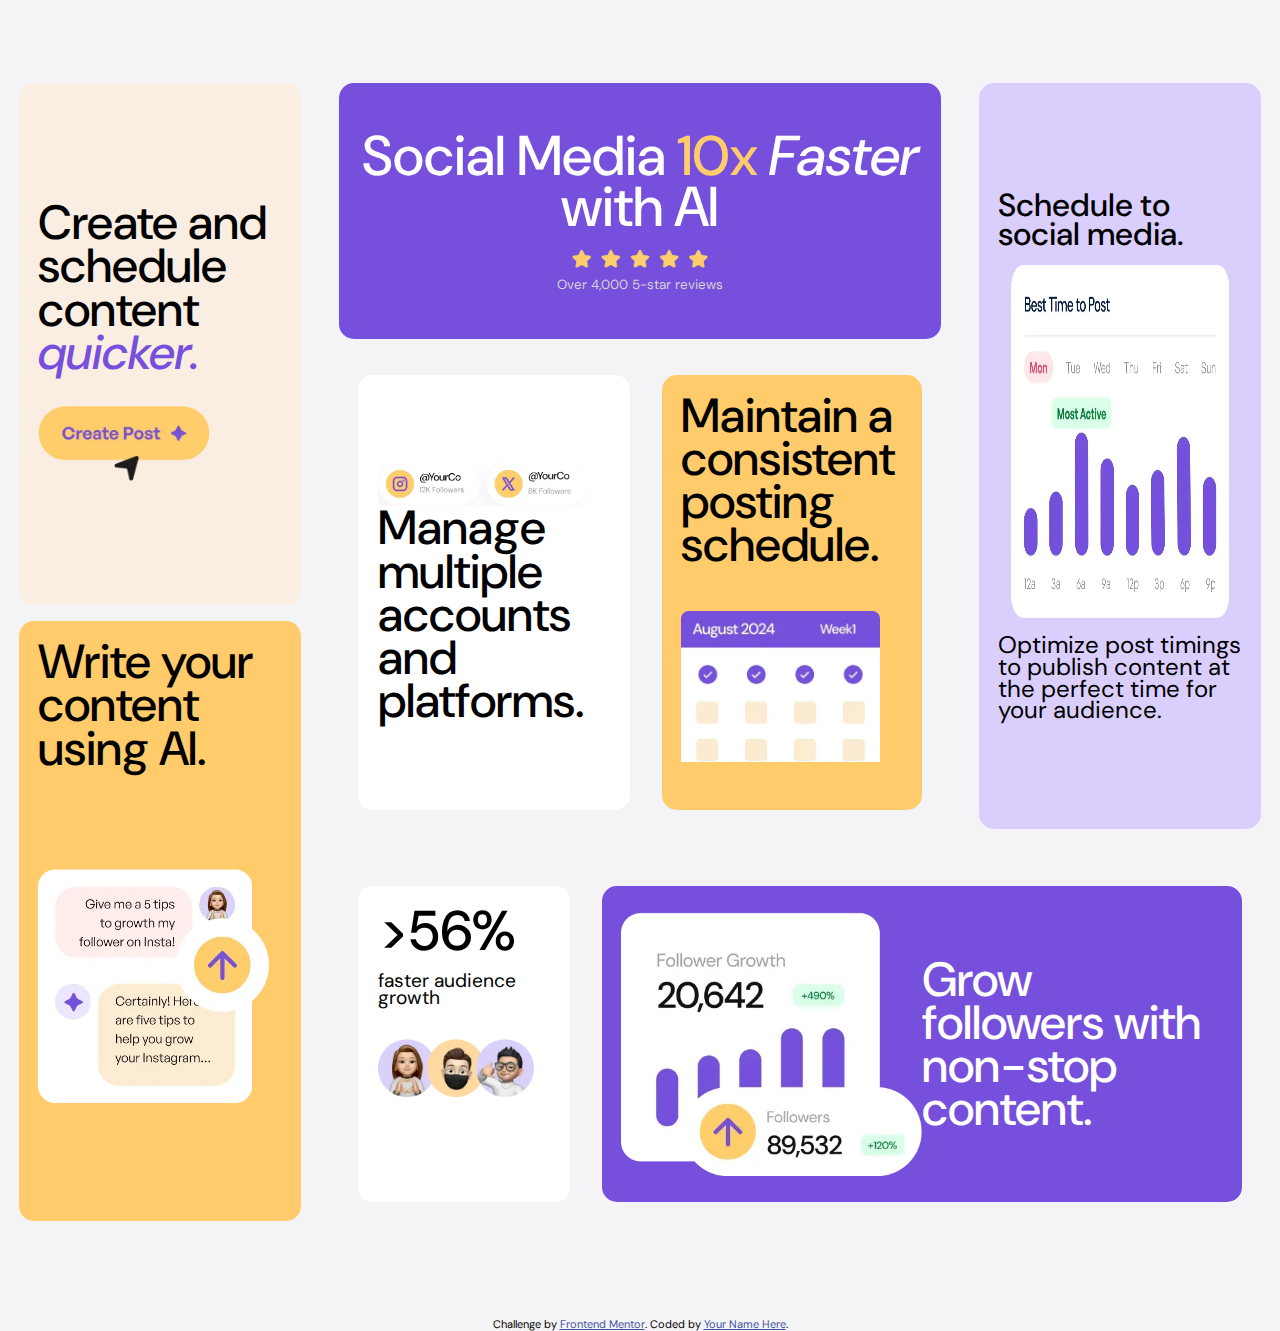
<file: Bento Grid Challenge/index.html>
<!DOCTYPE html>
<html lang="en">
<head>
  <meta charset="UTF-8">
  <meta name="viewport" content="width=device-width, initial-scale=1.0"> <!-- displays site properly based on user's device -->

  <link rel="icon" type="image/png" sizes="32x32" href="./images/favicon-32x32.png">
  
  <title>Frontend Mentor | Bento grid</title>

  <!-- Feel free to remove these styles or customise in your own stylesheet 👍 -->
   <link rel="stylesheet" href="./styles/style.css">
  <style>
        .attribution { font-size: 11px; text-align: center; margin-top: 5rem; }
    .attribution a { color: hsl(228, 45%, 44%); }
  </style>
</head>
<body>

    <main class="bento-grid-container">
    <div class="column-one">
        <div class="create">
            <h2>Create and schedule content <em style="color: hsl(256, 67%, 59%);">quicker.</em></h2>
            <img src="./images/illustration-create-post.webp" alt="">
        </div>
        <div class="content">
            <h2>Write your content using AI.</h2>
        <img src="./images/illustration-ai-content.webp" alt="">
        </div>
    </div>

    <div class="column-two">
        <div class="media">
            <h1>Social Media <span style="color: hsl(39, 100%, 71%);">10x</span> <em>Faster</em> with AI</h1>
        <img src="./images/illustration-five-stars.webp" alt="">
        <small>Over 4,000 5-star reviews</small>
        </div>
        <div class="inside-element">
            <div class="multiple-platforms">
                <img src="./images/illustration-multiple-platforms.webp" alt="">
                <h2>Manage multiple accounts and platforms.</h2>
            </div>
            <div class="consistent">
                <h2>Maintain a consistent posting schedule.</h2>
                <img src="./images/illustration-consistent-schedule.webp" alt="">
            </div>
        </div>
    </div>

    <div class="column-three">
        <div class="schedule">
            <h2>Schedule to social media.</h2>
            <img src="./images/illustration-schedule-posts.webp" alt="">
            <small>Optimize post timings to publish content at the perfect time for your audience.</small>
        </div>
    </div>
    
    <div class="column-four">
        <div class="inside-element">
            <div class="audience">
                <h1>>56%</h1> <small>faster audience growth</small>
                <img src="./images/illustration-audience-growth.webp" alt="">
            </div> 
            <div class="followers">
                <img src="./images/illustration-grow-followers.webp" alt="">
                <h2>Grow followers with non-stop content.</h2>
            </div>
        </div>    
    </div>

    </main>
  
  
  <div class="attribution">
    Challenge by <a href="https://www.frontendmentor.io?ref=challenge">Frontend Mentor</a>. 
    Coded by <a href="#">Your Name Here</a>.
  </div>
</body>
</html>
</file>
<file: Bento Grid Challenge/styles/style.css>
@import url('https://fonts.googleapis.com/css2?family=DM+Sans:ital,opsz,wght@0,9..40,100..1000;1,9..40,100..1000&display=swap');

* {
    box-sizing: border-box;
    margin: 0;
    padding: 0;
}

:root {
    --fontfamily: 'DM Sans', 'sans serif';
    --purple100: hsl(254, 88%, 90%);
    --purple500: hsl(256, 67%, 59%);
    --yellow100: hsl(31, 66%, 93%);
    --yellow500: hsl(39, 100%, 71%);
    --white: hsl(0, 0%, 100%);
    --offwhite: hsl(220, 10%, 96%);
    --black: hsl(0, 0%, 7%);
}

body {
    
    font-family: var(--fontfamily);
    line-height: .9;
    display: grid;
    place-content: center;
    padding-top: 4rem;
    background-color: var(--offwhite);
}

.bento-grid-container {
    display: grid;
    max-width: 90rem;
    margin-inline: auto;
    background-color: transparent;
    grid-template-columns: 1fr 2fr 1fr;
    grid-template-rows: 24.5rem 24.5rem 24.5rem;
    grid-template-areas: 
    'column1 column2 column3'
    'column1 column2 column3'
    'column1 column4 column4'
    ;
}

.bento-grid-container > * {
    display: grid;
}

.inside-element {
    display: flex;
    gap: 2rem;
}

.bento-grid-container div {
    border-radius: 15px;
    padding: 1.2rem;
}

.column-one {
    grid-area: column1;
    display: grid;
    gap: 1rem;
}

.column-two {
    grid-area: column2;
}

.column-three {
    grid-area: column3;
}

.column-four {
    grid-area: column4;
}

.create {
    background-color: var(--yellow100);
    display: grid;
    place-content: center;
}

.create h2 {
    margin-bottom: 2rem;
}

.create img {
    width: 70%;
}

.content {
    background-color: var(--yellow500);
    display: grid;
    
}

.content img {
    width: 95%;
}

.media {
    background-color: var(--purple500);
    margin-bottom: 1rem;
    color: white;
    display: flex;
    flex-direction: column;
    justify-content: center;
    align-items: center;
    text-align: center;
}

.media img{
    width: 25%;
    margin-top: 1rem;
}

.media small {
    margin-top: .5rem;
    color: lightgray;
}

.multiple-platforms {
    background-color: var(--white);
    display: grid;
    place-content: center;
}

.multiple-platforms img {
    width: 90%;
}

.consistent {
    background-color: var(--yellow500);
    display: grid;
    gap: 1rem;  
}

.consistent img {
    width: 90%;
    overflow: hidden;
}

.schedule {
    background-color: var(--purple100);
    display: flex;
    flex-direction: column;
    justify-content: center;
    align-items: center;
}

.schedule img {
    width: 90%;
    height: 50%;
    margin: 1rem 0;
}

.schedule h2 {
    font-size: 2rem;
}

.schedule small{
    font-size: 1.5rem;
}

.audience {
    background-color: var(--white);
    display: flex;
    flex-direction: column;
}

.audience small {
    font-size: 1.2rem;
    margin-top: 1rem;
}

.audience img {
    width: 90%;
    margin-top: 2rem;
}

.followers {
    background-color: var(--purple500);
    display: flex;
    align-items: center;
    color: var(--white);
}

.followers img {
    width: 50%;
}

h2 
{
    font-size: 3rem;
    font-weight: 500;
    letter-spacing: .9;
    margin-bottom: 1 rem;
}

h1 {
    font-size: 3.5rem;
    font-weight: 500;   
}

h1 small {
    font-size: 1rem;
}



@media (max-width: 640px) {
    
    body {
        padding: .1rem;
    }
    
    .bento-grid-container {
    grid-template-columns: 1fr;
    grid-template-rows: auto;
    grid-template-areas: 
    'column2'
    'column3'
    'column4'
    'column1'
    ;
    }

    .inside-element {
        display: flex;
        flex-direction: column;
    }

    .column-one {
        display: flex;
        flex-direction: column;
    }

    .column-two {
        display: flex;
        flex-direction: column;
    }

    .followers {
        gap: .8rem;
    }

    .followers h2 {
        font-size: 2.3rem;
    }

}

@media (min-width:641px) and (max-width: 1024px) {
    body {
        padding: .1rem;
    }
    
    .bento-grid-container {
    grid-template-columns: 1fr 1fr;
    grid-template-rows: auto;
    grid-template-areas: 
    'column2 column3'
    'column2 column3'
    'column4 column4' 
    'column1 column1'
    ;
    }

    .column-one {
        display: flex;
    }

}
</file>
